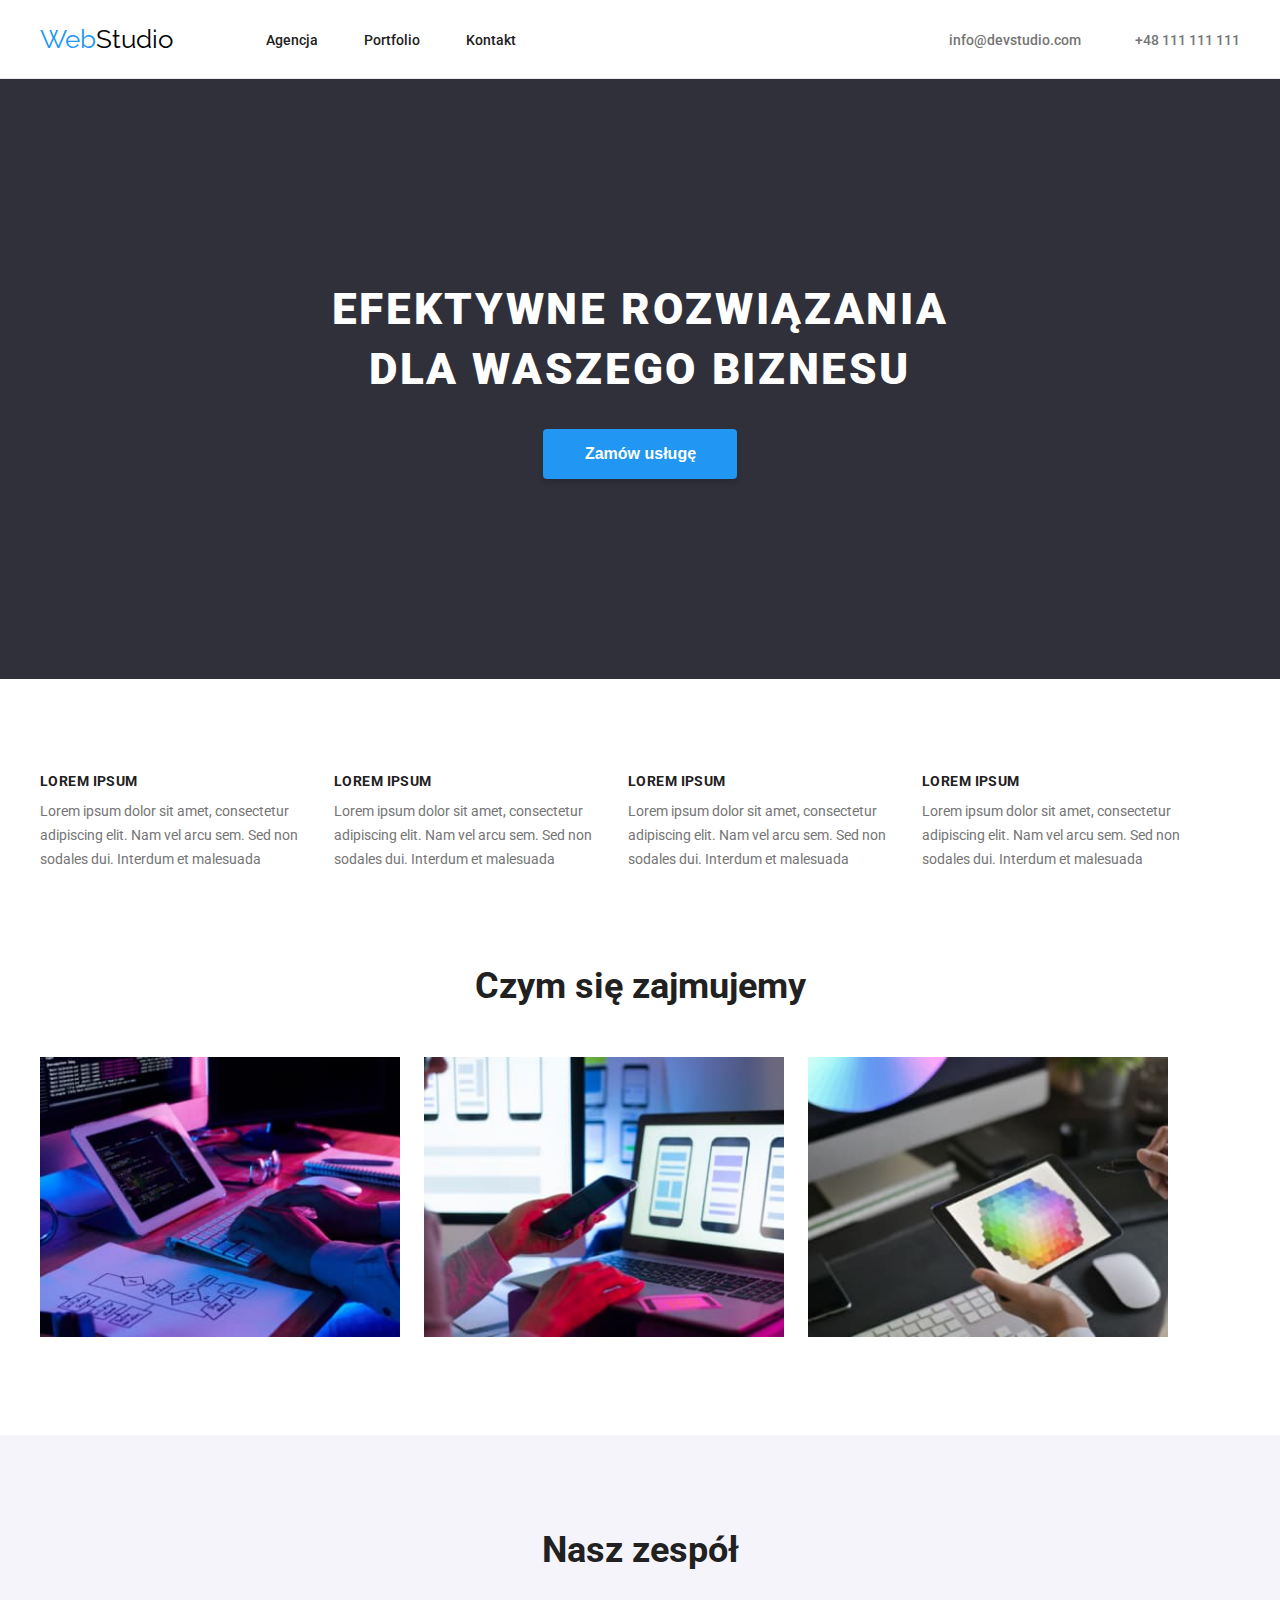
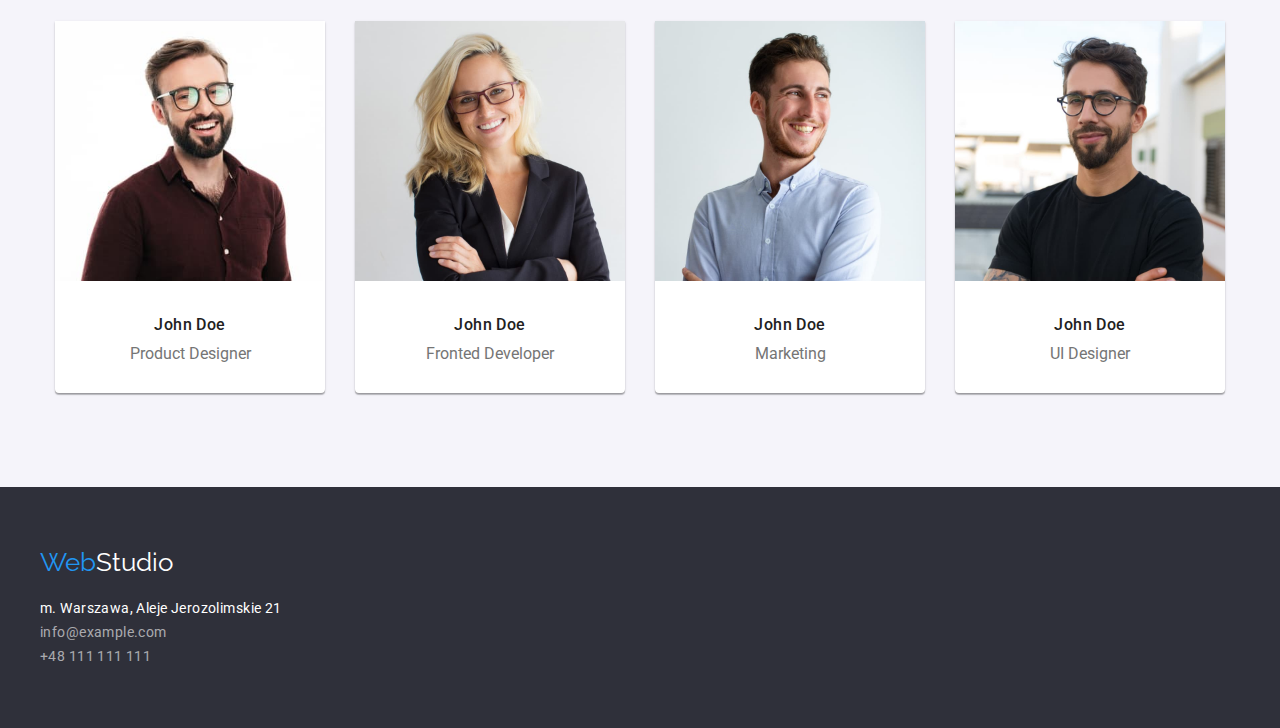
<file: index.html>
<!DOCTYPE html>
<html lang="pl">
	<head>
		<meta charset="UTF-8" />
		<meta http-equiv="X-UA-Compatible" content="IE=edge" />
		<meta name="viewport" content="width=, initial-scale=1.0" />
		<title>HM2- Main Page</title>
		<link rel="preconnect" href="https://fonts.googleapis.com" />
		<link rel="preconnect" href="https://fonts.gstatic.com" crossorigin />
		<link
			href="https://fonts.googleapis.com/css2?family=Raleway:wght@700&family=Roboto:wght@400;500;700;900&display=swap"
			rel="stylesheet" />
		<link
			rel="stylesheet"
			href="https://cdnjs.cloudflare.com/ajax/libs/modern-normalize/1.1.0/modern-normalize.min.css"
			integrity="sha512-wpPYUAdjBVSE4KJnH1VR1HeZfpl1ub8YT/NKx4PuQ5NmX2tKuGu6U/JRp5y+Y8XG2tV+wKQpNHVUX03MfMFn9Q=="
			crossorigin="anonymous"
			referrerpolicy="no-referrer" />
		<link rel="stylesheet" href="./css/styles.css" />
	</head>
	<body>
		<!-- Header, nav, logo -->
		<header class="header-line">
			<div class="header container">
				<nav class="navigation">
					<a class="logo" href="index.html" title="Strona główna"
						><span class="blue-logo">Web</span>Studio</a
					>
					<ul class="nav-list">
						<li class="nav-item">
							<a class="nav-link" href="#">Agencja</a>
						</li>
						<li class="nav-item">
							<a class="nav-link" href="portfolio.html">Portfolio</a>
						</li>
						<li class="nav-item">
							<a class="nav-link" href="#">Kontakt</a>
						</li>
					</ul>
				</nav>
				<ul class="contact-list">
					<li class="contact-item">
						<a class="contact-link" href="mailto:info@devstudio.com"
							>info@devstudio.com</a
						>
					</li>
					<li class="contact-item">
						<a class="contact-link" href="tel:+48111111111">+48 111 111 111</a>
					</li>
				</ul>
			</div>
		</header>
		<!-- Hero -->
		<main class="main">
			<section class="hero section">
				<div class="hero-content">
					<h1 class="hero-title">
						EFEKTYWNE ROZWIĄZANIA<br />
						DLA WASZEGO BIZNESU
					</h1>
					<button type="button" class="btn-hero">Zamów usługę</button>
				</div>
			</section>
			<!-- Section lorem -->
			<section class="lorem container">
				<ul class="lorem-list">
					<li class="lorem-item">
						<h3 class="lorem-title">LOREM IPSUM</h3>
						<p class="lorem-text">
							Lorem ipsum dolor sit amet, consectetur adipiscing elit. Nam vel
							arcu sem. Sed non sodales dui. Interdum et malesuada
						</p>
					</li>
					<li class="lorem-item">
						<h3 class="lorem-title">LOREM IPSUM</h3>
						<p class="lorem-text">
							Lorem ipsum dolor sit amet, consectetur adipiscing elit. Nam vel
							arcu sem. Sed non sodales dui. Interdum et malesuada
						</p>
					</li>
					<li class="lorem-item">
						<h3 class="lorem-title">LOREM IPSUM</h3>
						<p class="lorem-text">
							Lorem ipsum dolor sit amet, consectetur adipiscing elit. Nam vel
							arcu sem. Sed non sodales dui. Interdum et malesuada
						</p>
					</li>
					<li class="lorem-item">
						<h3 class="lorem-title">LOREM IPSUM</h3>
						<p class="lorem-text">
							Lorem ipsum dolor sit amet, consectetur adipiscing elit. Nam vel
							arcu sem. Sed non sodales dui. Interdum et malesuada
						</p>
					</li>
				</ul>
			</section>
			<!-- our Job offer  -->
			<section class="offer container">
				<h2 class="offer-title">Czym się zajmujemy</h2>
				<ul class="offer-list">
					<li class="offer-item">
						<img
							src="./images/ourJob/biuro1.jpg"
							alt="zajęcie1"
							title="zajęcie1"
							width="360"
							height="280" />
					</li>
					<li class="offer-item">
						<img
							src="./images/ourJob/biuro2.jpg"
							alt="zajęcie2"
							title="zajęcie2"
							width="360"
							height="280" />
					</li>
					<li class="offer-item">
						<img
							src="./images/ourJob/biuro3.jpg"
							alt="zajęcie3"
							title="zajęcie3"
							width="360"
							height="280" />
					</li>
				</ul>
			</section>
			<!-- ourTeam -->
			<section class="team">
				<h2 class="team-title">Nasz zespół</h2>
				<ul class="team-list">
					<li class="team-item">
						<figure class="team-photo">
							<img
								src="./images/ourTeam/osoba1.jpg"
								alt="John Doe"
								title="John Doe"
								width="270"
								height="260" />
							<figcaption class="team-description">
								<h3 class="team-person">John Doe</h3>
								<p class="team-person-work">Product Designer</p>
							</figcaption>
						</figure>
					</li>
					<li class="team-item">
						<figure class="team-photo">
							<img
								src="./images/ourTeam/osoba2.jpg"
								alt="John Doe"
								title="John Doe"
								width="270"
								height="260" />
							<figcaption class="team-description">
								<h3 class="team-person">John Doe</h3>
								<p class="team-person-work">Fronted Developer</p>
							</figcaption>
						</figure>
					</li>
					<li class="team-item">
						<figure class="team-photo">
							<img
								src="./images/ourTeam/osoba3.jpg"
								alt="John Doe"
								title="John Doe"
								width="270"
								height="260" />
							<figcaption class="team-description">
								<h3 class="team-person">John Doe</h3>
								<p class="team-person-work">Marketing</p>
							</figcaption>
						</figure>
					</li>
					<li class="team-item">
						<figure class="team-photo">
							<img
								src="./images/ourTeam/osoba4.jpg"
								alt="John Doe"
								title="John Doe"
								width="270"
								height="260" />
							<figcaption class="team-description">
								<h3 class="team-person">John Doe</h3>
								<p class="team-person-work">UI Designer</p>
							</figcaption>
						</figure>
					</li>
				</ul>
			</section>
		</main>
		<!-- Footer -->
		<footer class="footer">
			<div class="container">
				<a class="logo" href="index.html" title="Strona główna"
					><span class="blue-logo">Web</span>Studio</a
				>
				<address>
					<ul class="address-list">
						<li class="address-item">m. Warszawa, Aleje Jerozolimskie 21</li>
						<li class="address-item">
							<a class="address-link" href="mailto:info@example.com"
								>info@example.com</a
							>
						</li>
						<li class="address-item">
							<a class="address-link" href="tel:+48111111111"
								>+48 111 111 111</a
							>
						</li>
					</ul>
				</address>
			</div>
		</footer>
	</body>
</html>
</file>
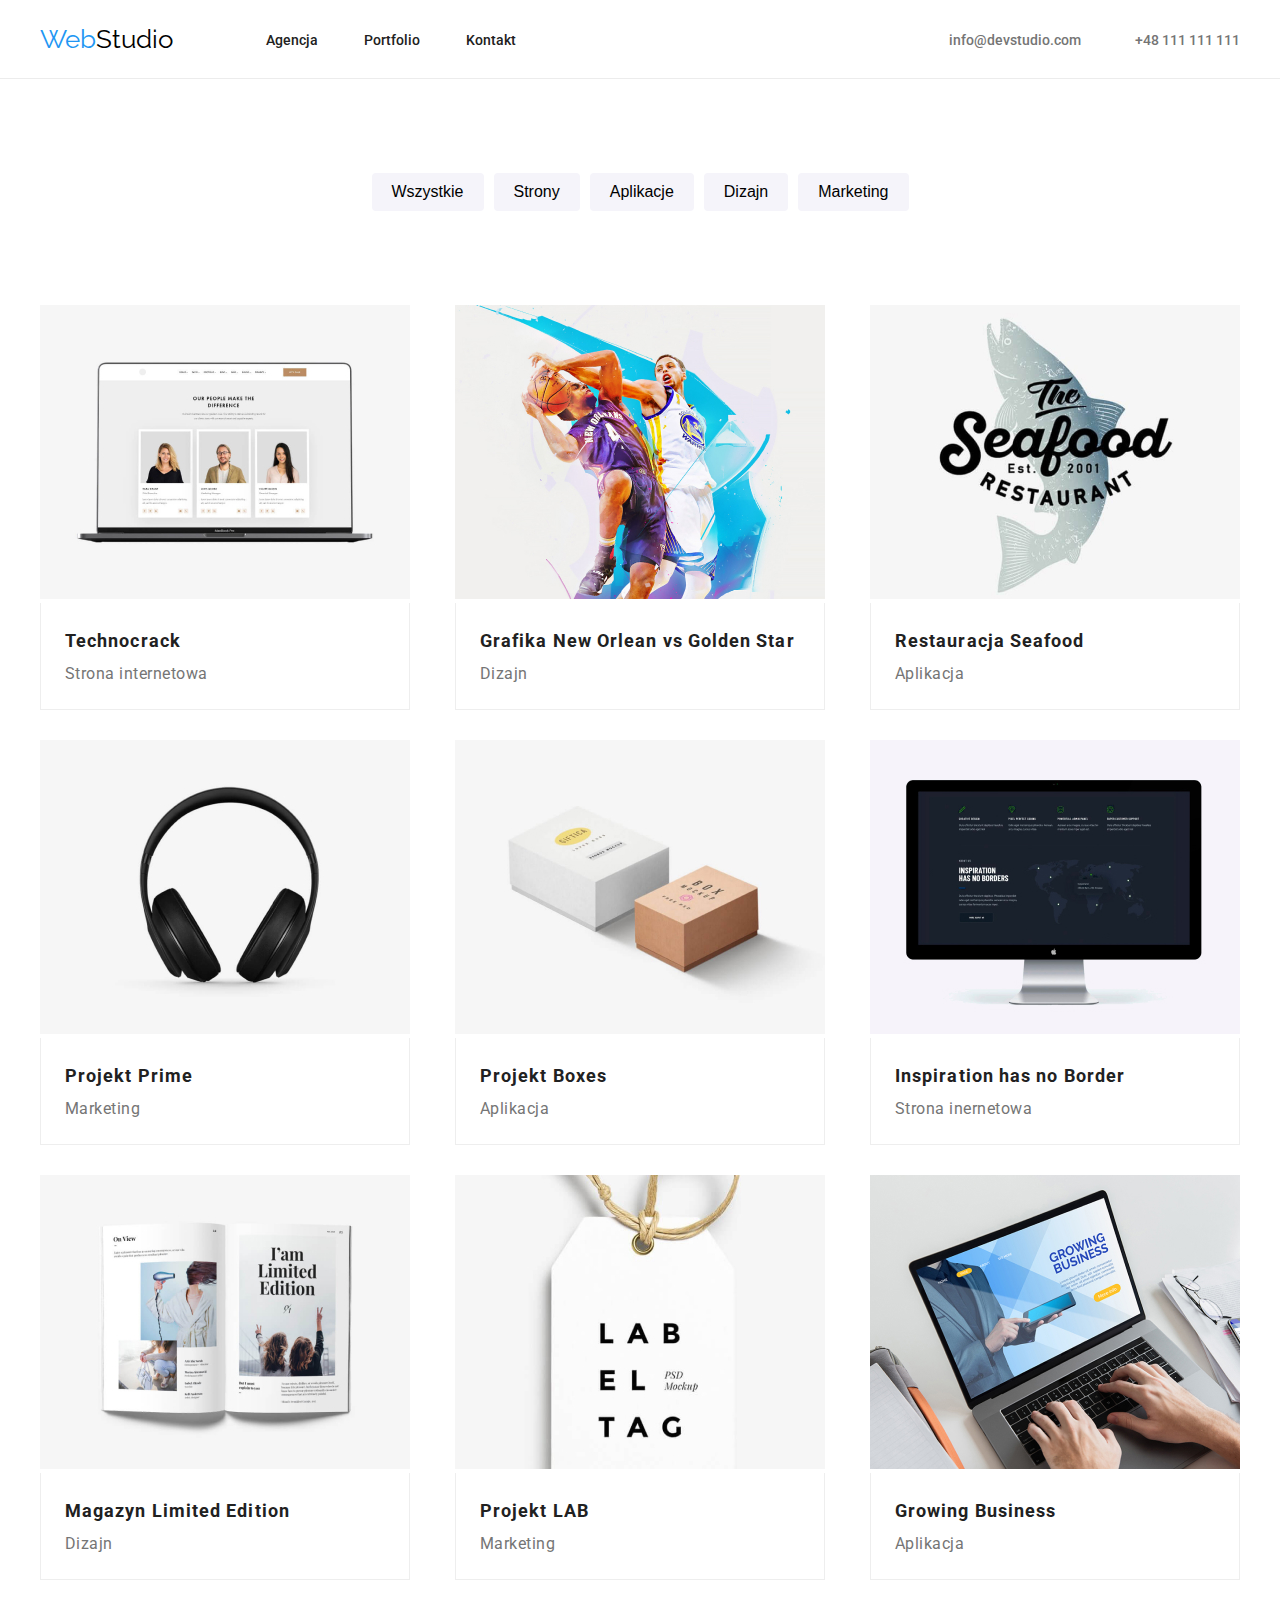
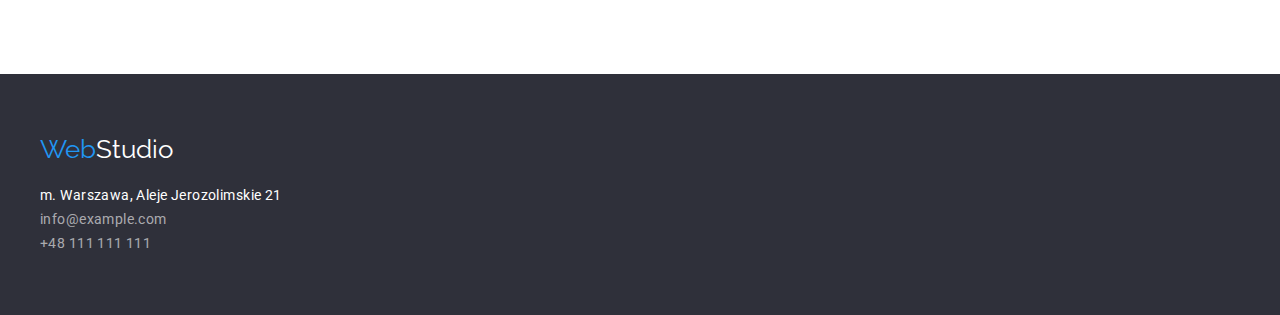
<file: portfolio.html>
<!DOCTYPE html>
<html lang="en">
	<head>
		<meta charset="UTF-8" />
		<meta http-equiv="X-UA-Compatible" content="IE=edge" />
		<meta name="viewport" content="width=device-width, initial-scale=1.0" />
		<link rel="preconnect" href="https://fonts.googleapis.com" />
		<link rel="preconnect" href="https://fonts.gstatic.com" crossorigin />
		<link
			href="https://fonts.googleapis.com/css2?family=Raleway:wght@700&family=Roboto:wght@400;500;700;900&display=swap"
			rel="stylesheet" />
		<link
			rel="stylesheet"
			href="https://cdnjs.cloudflare.com/ajax/libs/modern-normalize/1.1.0/modern-normalize.min.css"
			integrity="sha512-wpPYUAdjBVSE4KJnH1VR1HeZfpl1ub8YT/NKx4PuQ5NmX2tKuGu6U/JRp5y+Y8XG2tV+wKQpNHVUX03MfMFn9Q=="
			crossorigin="anonymous"
			referrerpolicy="no-referrer" />
		<link rel="stylesheet" href="./css/styles.css" />
		<title>Portfolio</title>
	</head>
	<body>
		<!-- Nagłowek, nav, logo -->
		<header class="header-line">
			<div class="header container">
				<nav class="navigation">
					<a class="logo" href="index.html" title="Strona główna"
						><span class="blue-logo">Web</span>Studio</a
					>
					<ul class="nav-list">
						<li class="nav-item">
							<a class="nav-link" href="index.html">Agencja</a>
						</li>
						<li class="nav-item">
							<a class="nav-link" href="portfolio.html">Portfolio</a>
						</li>
						<li class="nav-item">
							<a class="nav-link" href="#">Kontakt</a>
						</li>
					</ul>
				</nav>
				<ul class="contact-list">
					<li class="contact-item">
						<a class="contact-link" href="mailto:info@devstudio.com"
							>info@devstudio.com</a
						>
					</li>
					<li class="contact-item">
						<a class="contact-link" href="tel:+48111111111">+48 111 111 111</a>
					</li>
				</ul>
			</div>
		</header>
		<!-- Main -->
		<main>
			<!-- Portfolio menu -->
			<section class="portfolio-menu container">
				<ul class="portfolio-menu-list">
					<li class="portfolio-menu-item">
						<button type="button" class="btn-submenu">Wszystkie</button>
					</li>
					<li class="portfolio-menu-item">
						<button type="button" class="btn-submenu">Strony</button>
					</li>
					<li class="portfolio-menu-item">
						<button type="button" class="btn-submenu">Aplikacje</button>
					</li>
					<li class="portfolio-menu-item">
						<button type="button" class="btn-submenu">Dizajn</button>
					</li>
					<li class="portfolio-menu-item">
						<button type="button" class="btn-submenu">Marketing</button>
					</li>
				</ul>
			</section>
			<!-- Our SKills  -->
			<section class="skills container">
				<ul class="skills-list">
					<li class="skills-item">
						<figure class="skills-photo">
							<img
								src="./images/ourSkills/skill1.jpg"
								alt="technocrack"
								width="370"
								height="294" />
							<figcaption class="skills-description">
								<h3 class="skills-name">Technocrack</h3>
								<p class="skills-description-text">Strona internetowa</p>
							</figcaption>
						</figure>
					</li>
					<li class="skills-item">
						<figure class="skills-photo">
							<img
								src="./images/ourSkills/skill2.jpg"
								alt="grafikaNewOrlean"
								width="370"
								height="294" />
							<figcaption class="skills-description">
								<h3 class="skills-name">Grafika New Orlean vs Golden Star</h3>
								<p class="skills-description-text">Dizajn</p>
							</figcaption>
						</figure>
					</li>
					<li class="skills-item">
						<figure class="skills-photo">
							<img
								src="./images/ourSkills/skill3.jpg"
								alt="restauracja"
								width="370"
								height="294" />
							<figcaption class="skills-description">
								<h3 class="skills-name">Restauracja Seafood</h3>
								<p class="skills-description-text">Aplikacja</p>
							</figcaption>
						</figure>
					</li>
					<li>
						<figure class="skills-photo">
							<img
								src="./images/ourSkills/skill4.jpg"
								alt="sluchawki"
								width="370"
								height="294" />
							<figcaption class="skills-description">
								<h3 class="skills-name">Projekt Prime</h3>
								<p class="skills-description-text">Marketing</p>
							</figcaption>
						</figure>
					</li>
					<li>
						<figure class="skills-photo">
							<img
								src="./images/ourSkills/skill5.jpg"
								alt="boxes"
								width="370"
								height="294" />
							<figcaption class="skills-description">
								<h3 class="skills-name">Projekt Boxes</h3>
								<p class="skills-description-text">Aplikacja</p>
							</figcaption>
						</figure>
					</li>
					<li class="skills-item">
						<figure class="skills-photo">
							<img
								src="./images/ourSkills/skill6.jpg"
								alt="monitor"
								width="370"
								height="294" />
							<figcaption class="skills-description">
								<h3 class="skills-name">Inspiration has no Border</h3>
								<p class="skills-description-text">Strona inernetowa</p>
							</figcaption>
						</figure>
					</li>
					<li class="skills-item">
						<figure class="skills-photo">
							<img
								src="./images/ourSkills/skill7.jpg"
								alt="book"
								width="370"
								height="294" />
							<figcaption class="skills-description">
								<h3 class="skills-name">Magazyn Limited Edition</h3>
								<p class="skills-description-text">Dizajn</p>
							</figcaption>
						</figure>
					</li>
					<li class="skills-item">
						<figure class="skills-photo">
							<img
								src="./images/ourSkills/skill8.jpg"
								alt="projektlab"
								width="370"
								height="294" />
							<figcaption class="skills-description">
								<h3 class="skills-name">Projekt LAB</h3>
								<p class="skills-description-text">Marketing</p>
							</figcaption>
						</figure>
					</li>
					<li class="skills-item">
						<figure class="skills-photo">
							<img
								src="./images/ourSkills/skill9.jpg"
								alt="mac"
								width="370"
								height="294" />
							<figcaption class="skills-description">
								<h3 class="skills-name">Growing Business</h3>
								<p class="skills-description-text">Aplikacja</p>
							</figcaption>
						</figure>
					</li>
				</ul>
			</section>
		</main>
		<!-- Footer -->
		<footer class="footer">
			<div class="container">
				<a class="logo" href="index.html" title="Strona główna"
					><span class="blue-logo">Web</span>Studio</a
				>
				<address>
					<ul class="address-list">
						<li class="address-item">m. Warszawa, Aleje Jerozolimskie 21</li>
						<li class="address-item">
							<a class="address-link" href="mailto:info@example.com"
								>info@example.com</a
							>
						</li>
						<li class="address-item">
							<a class="address-link" href="tel:+48111111111"
								>+48 111 111 111</a
							>
						</li>
					</ul>
				</address>
			</div>
		</footer>
	</body>
</html>
</file>
<file: css/styles.css>
/* zmienne */

:root {
	--color-font-first: #212121;
	--color-font-second: #757575;
	--color-font-third: #2196f3;
	--color-bcg-first: #fff;
	--color-bcg-second: #2f303a;
}

* {
	margin: 0;
	padding: 0;
}

body {
	background-color: var(--color-bcg-first);
	font-family: "Roboto", sans-serif;
	color: var(--color-font-first);
}

.container {
	width: 100%;
	max-width: 1200px;
	margin: auto;
	padding: 0 15px;
}

/* Header, nav, logo */

.header {
	padding-top: 24px;
	padding-bottom: 24px;
	display: flex;
	justify-content: space-between;
	align-items: center;
}
.header-line {
	border-bottom: #ececec solid 1px;
}

.navigation {
	display: flex;
}

.logo {
	margin-right: 93px;
	font-family: "Raleway", sans-serif;
	font-size: 26px;
	color: #000;
	text-decoration: none;
}

.blue-logo {
	color: var(--color-font-third);
}

.nav-list {
	display: flex;
	align-items: center;
	flex-wrap: wrap;
	list-style-type: none;
}

.nav-link {
	text-decoration: none;
	font-size: 14px;
	font-weight: 500;
	color: var(--color-font-first);
}
.nav-item {
	margin-right: 46px;
	display: inline;
}

.nav-link:hover,
.nav-link:focus,
.nav-link:active {
	color: var(--color-font-third);
}

.contact-item {
	display: inline;
	margin-right: 50px;
}

.contact-item:last-child{
	margin-right: 0;
}

.contact-list {
	list-style-type: none;
}

.contact-link {
	color: var(--color-font-second);
	text-decoration: none;
	font-size: 14px;
	font-weight: 500;
}

.contact-link:hover,
.contact-link:focus,
.contact-link:active {
	color: var(--color-font-third);
}

/* Hero */

.hero {
	background-color: var(--color-bcg-second);
	display: flex;
	flex-direction: column;
	padding-top: 200px;
	padding-bottom: 200px;
	display: flex;
	justify-content: center;
	align-items: center;
	text-align: center;
}

.hero-title {
	color: var(--color-bcg-first);
	text-transform: uppercase;
	font-size: 44px;
	font-weight: 900;
	line-height: 60px;
	letter-spacing: 0.06em;
	margin-bottom: 30px;
}

.btn-hero {
	font-family: "Roboto" sans-serif;
	color: var(--color-bcg-first);
	background-color: var(--color-font-third);
	box-shadow: 0px 4px 4px rgba(0, 0, 0, 0.15);
	border: none;
	border-radius: 4px;
	font-size: 16px;
	font-weight: 700;
	line-height: 30px;
	padding: 10px 41px 10px 42px;
	cursor: pointer;
}

.btn-hero:hover,
.btn-hero:focus,
.btn-hero:active {
	background-color: var(--color-bcg-first);
	color: var(--color-font-third);
}

/* Porfolio menu */

.portfolio-menu-list {
	margin: auto;
	padding: 94px 0 50px 0;
	padding-bottom: 94px;
	list-style: none;
	display: flex;
	justify-content: center;
	gap: 10px;
}



.btn-submenu {
	font-family: "Roboto" sans-serif;
	text-align: center;
	background-color: #f5f4fa;
	padding: 0px 20px;
	min-height: 38px;
	font-size: 16px;
	font-weight: 500;
	border: none;
	border-radius: 4px;
	cursor: pointer;
}

.btn-submenu:hover,
.btn-submenu:focus,
.btn-submenu:active {
	background-color: var(--color-font-third);
	color: var(--color-bcg-first);
}

/* Our Skills */

.skills-list {
	padding-bottom: 94px;
	display: flex;
	flex-wrap: wrap;
	justify-content: space-between;
	row-gap: 30px;
	column-gap: 20px;
}

.skills-name {
	font-size: 18px;
	font-weight: 700;
	line-height: 36px;
	letter-spacing: 0.06em;
}

.skills-list {
	list-style: none;
}

.skills-description {
	border-left: 1px solid #eee;
	border-right: 1px solid #eee;
	border-bottom: 1px solid #eee;
	padding: 20px 24px;
}

.skills-description-text {
	font-size: 16px;
	font-weight: 400;
	line-height: 30px;
	letter-spacing: 0.03em;
	color: var(--color-font-second);
}

/* Section Lorem*/

.lorem {
	margin-top: 94px;
	background-color: var(--color-bcg-first);
}

.lorem-item {
	max-width: 270px;
	display: inline-block;
	margin-right: 20px;
}

.lorem-item:last-child {
	margin-right: 0;
}

.lorem-list {
	list-style: none;
}

.lorem-title {
	font-size: 14px;
	font-weight: 700;
	line-height: 16px;
	letter-spacing: 0.03em;
	margin-bottom: 10px;
}

.lorem-text {
	font-size: 14px;
	line-height: 24px;
	color: var(--color-font-second);
	letter-spacing: 3%;
}

/* ourJob offer */

.offer {
	padding-bottom: 94px;
	background-color: var(--color-bcg-first);
}

.offer-title {
	margin-top: 94px;
	margin-bottom: 50px;
	text-align: center;
	font-size: 36px;
}

.offer-list {
	list-style: none;
}
.offer-item {
	display: inline-block;
	margin-right: 20px;
}

/* ourTeam */

.team-list {
	display: flex;
	justify-content: center;
	list-style: none;
}

.team {
	text-align: center;
	background-color: #f5f4fa;
	padding-top: 94px;
	padding-bottom: 94px;
	margin-bottom: 0px;
}

.team-item {
	background-color: var(--color-bcg-first);
	box-shadow: 0px 1px 3px rgba(0, 0, 0, 0.12), 0px 1px 1px rgba(0, 0, 0, 0.14),
	0px 2px 1px rgba(0, 0, 0, 0.2);
	border-radius: 0px 0px 4px 4px;
	max-width: 270px;
	display: inline-block;
	margin-right: 30px;
}

.team-item:last-child {
	margin-right: 0;
}
.team-title {
	margin: 0;
	margin-bottom: 50px;
	padding: 0;
	font-size: 36px;
	font-weight: 700;
}

.team-person {
	margin-bottom: 10px;
	font-size: 16px;
	font-weight: 500;
	line-height: 19px;
	letter-spacing: 0.03em;
}

.team-person-work {
	color: var(--color-font-second);
}

.team-photo {
	margin-bottom: 30px;
}

.team-description {
	padding-top: 30px;
}

/* Footer */

.footer {
	padding-top: 60px;
	padding-bottom: 60px;
	background-color: #2f303a;
}

.footer .logo {
	font-family: "Raleway", sans-serif;
	font-size: 26px;
	color: var(--color-bcg-first);
}

.address-list {
	padding-left: 0;
	padding-top: 20px;
	 list-style-type: none;
}

.address-item {
	color: var(--color-bcg-first);
	font-size: 14px;
	font-style: normal;
	line-height: 1.7em;
	letter-spacing: 0.03em;
}

.address-link {
	color: rgba(255, 255, 255, 0.6);
	text-decoration: none;
}

.address-link:hover,
.address-link:focus,
.address-link:active {
	color: var(--color-bcg-first);
}
</file>
